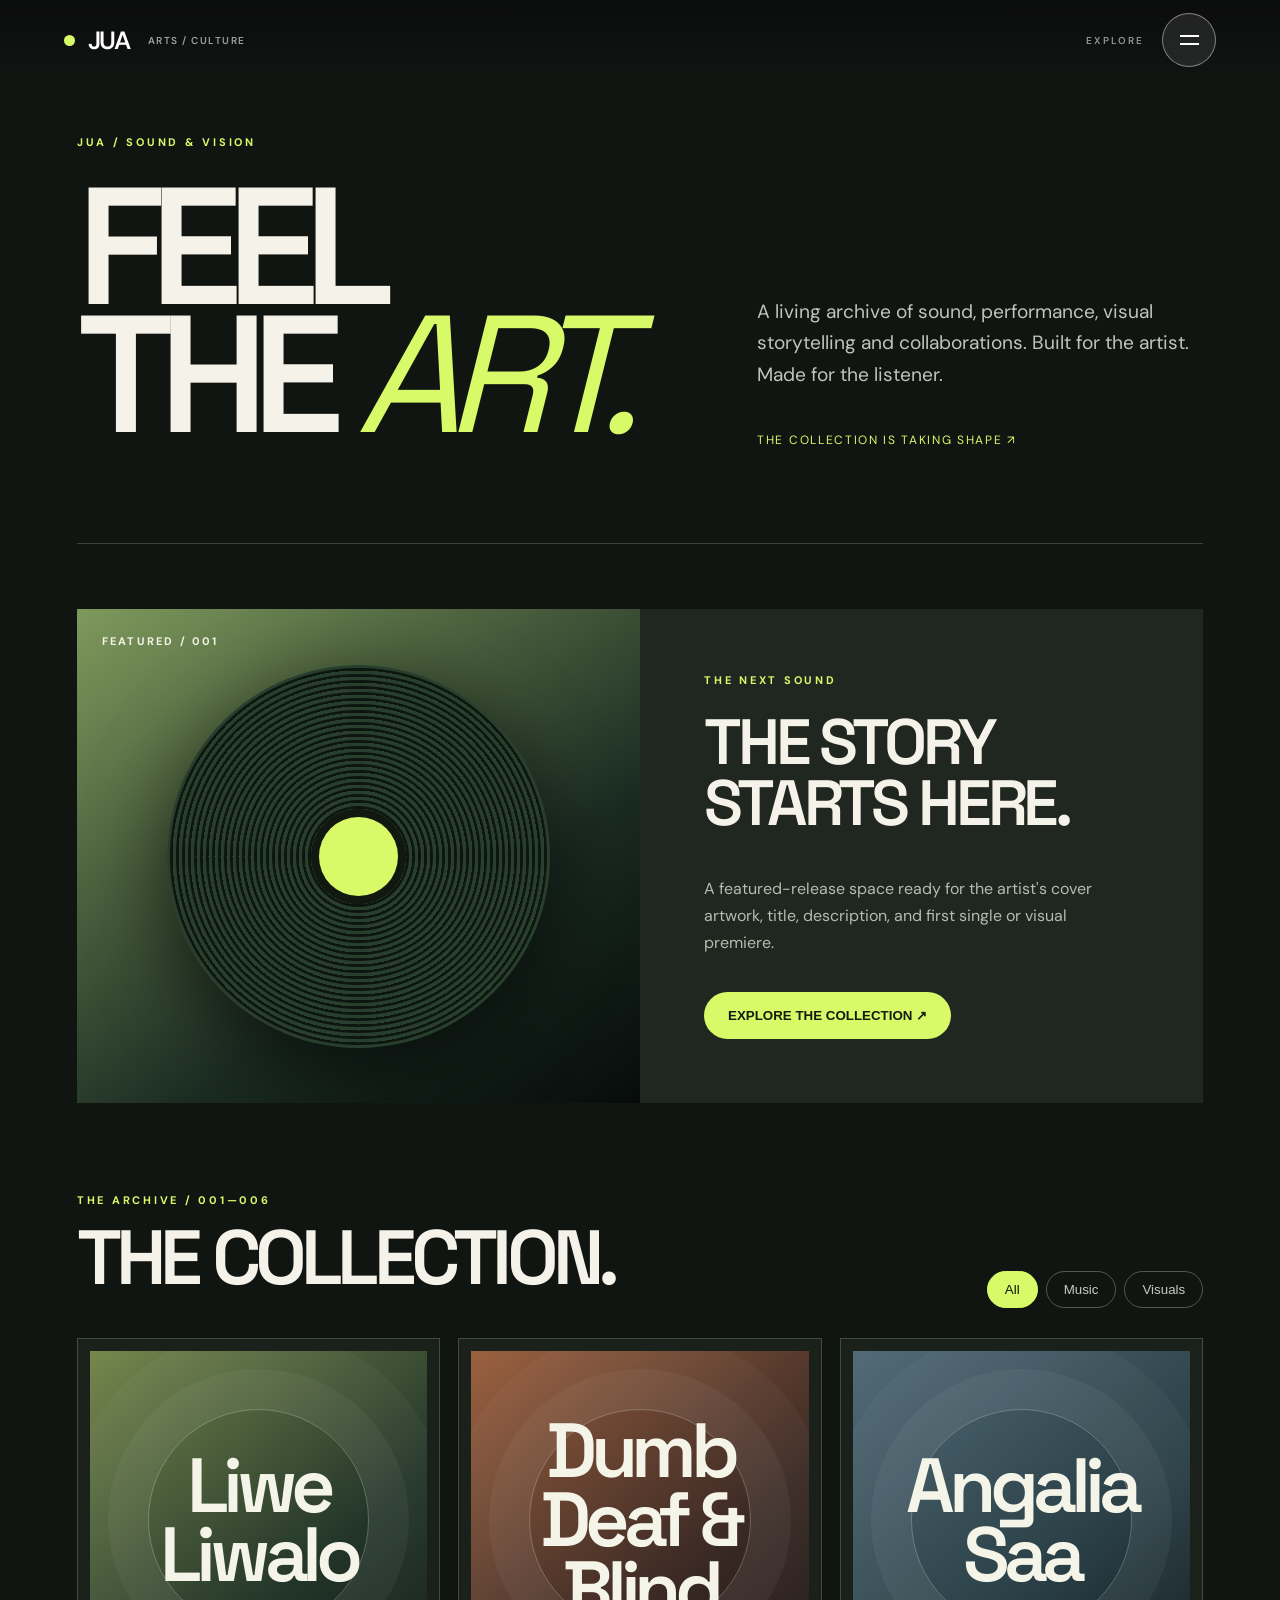
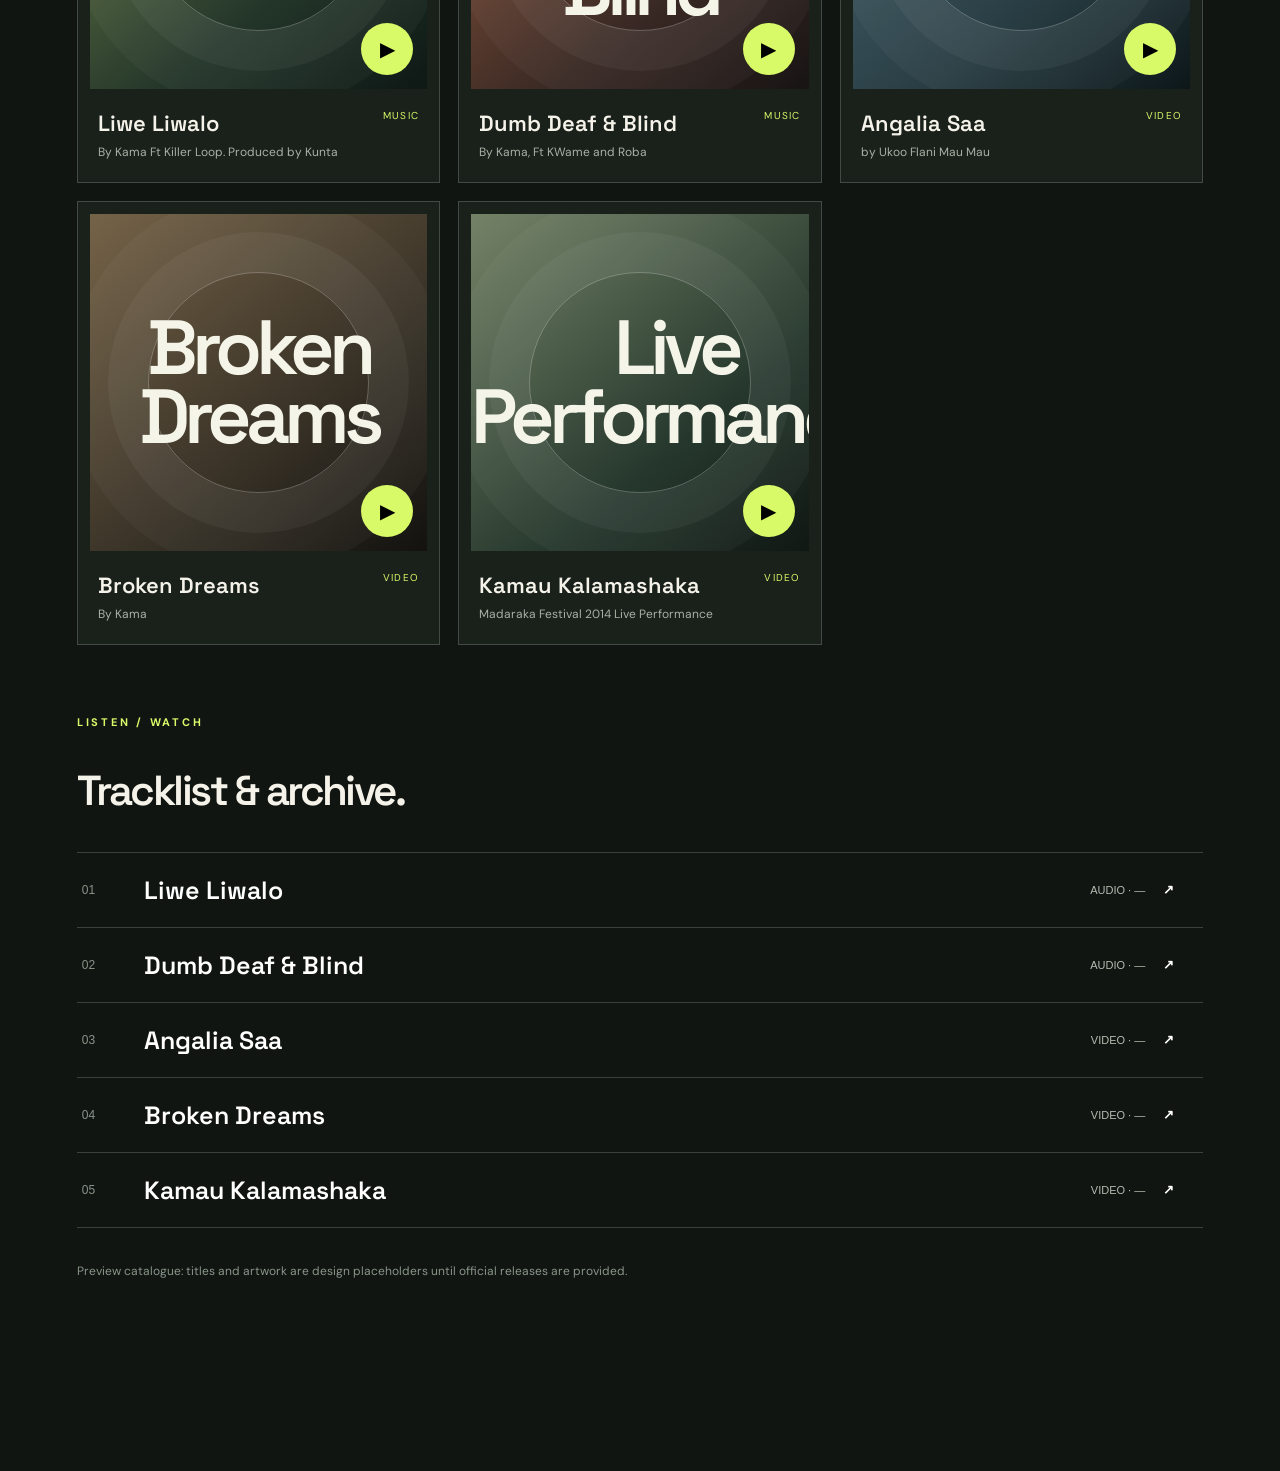
<file: music.html>
<!DOCTYPE html>
<html lang="en">

<head>
    <meta charset="utf-8">
    <meta name="viewport" content="width=device-width, initial-scale=1">
    <title>Music & Visuals | JUA</title>
    <meta name="description" content="Explore the future music, live sessions and visual arts catalogue of JUA.">
    <link rel="stylesheet" href="static/css/experience.css">
</head>

<body style="margin:0;background:#111512">

    <header class="jx-nav">
        <a class="jx-brand" href="index.html">
            <i></i> JUA<span style="font-size:10px;letter-spacing:.15em;opacity:.6;margin-left:6px">ARTS / CULTURE</span>
        </a>

        <div class="jx-nav-right">
            <span class="jx-nav-label">EXPLORE</span>

            <button class="jx-menu-toggle" type="button" aria-label="Toggle navigation" aria-expanded="false" aria-controls="jx-menu">
                <span></span>
                <span></span>
            </button>
        </div>
    </header>

    <nav class="jx-menu" id="jx-menu" aria-hidden="true">
        <div>
            <a href="index.html"><small>01</small>Home</a>

            <a href="about.html"><small>02</small>Our World</a>

            <a href="music.html">
                <small>03</small>Music & Visuals
            </a>

            <a href="contact.html"><small>04</small>Connect</a>
        </div>

        <div class="jx-menu-bottom">
            <span>JUA — EDUCATION, ARTS & HEALING</span>
            <span>KENYA / EVERYWHERE</span>
        </div>
    </nav>

    <main class="jx-music">

        <section class="jx-music-hero">
            <div>
                <div class="jx-kicker">JUA / SOUND & VISION</div>

                <h1>
                    FEEL<br>
                    THE <em>ART.</em>
                </h1>
            </div>

            <p>
                A living archive of sound, performance, visual storytelling and collaborations. Built for the artist. Made for the listener.
                <br><br>
                <span style="color:#d9fa68;font-size:12px;letter-spacing:.14em">THE COLLECTION IS TAKING SHAPE ↗</span>
            </p>
        </section>

        <section class="jx-feature" aria-label="Featured release">
            <div class="jx-feature-art">
                <strong>FEATURED / 001</strong>
            </div>

            <div class="jx-feature-info">
                <div class="jx-kicker">THE NEXT SOUND</div>

                <h2>
                    THE STORY<br>
                    STARTS HERE.
                </h2>

                <p>
                    A featured-release space ready for the artist's cover artwork, title, description, and first single or visual premiere.
                </p>

                <button class="jx-primary" type="button" onclick="document.getElementById('catalogue').scrollIntoView({behavior:'smooth'})">
                    EXPLORE THE COLLECTION ↗
                </button>
            </div>
        </section>

        <section id="catalogue">
            <div class="jx-catalog-head">
                <div>
                    <div class="jx-kicker">THE ARCHIVE / 001—006</div>
                    <h2>THE COLLECTION.</h2>
                </div>

                <div class="jx-filters" role="group" aria-label="Catalogue filters">
                    <button class="jx-filter active" data-filter="all">All</button>
                    <button class="jx-filter" data-filter="music">Music</button>
                    <button class="jx-filter" data-filter="video">Visuals</button>
                </div>
            </div>

            <div class="jx-records" id="jx-records"></div>
        </section>

        <section class="jx-tracks">
            <div class="jx-kicker">LISTEN / WATCH</div>

            <h2>Tracklist & archive.</h2>

            <div id="jx-tracks"></div>
        </section>

        <p style="color:#899589;font-size:12px;margin-top:35px">
            Preview catalogue: titles and artwork are design placeholders until official releases are provided.
        </p>

    </main>

    <div class="jx-player" role="region" aria-label="Audio player">

        <div class="jx-player-title">
            <strong>Untitled</strong>
            <small>JUA</small>
        </div>

        <div class="jx-player-controls">
            <button class="jx-prev" aria-label="Previous track">⏮</button>
            <button class="jx-play" aria-label="Play">▶</button>
            <button class="jx-next" aria-label="Next track">⏭</button>
        </div>

        <div class="jx-progress">
            <time class="jx-current">0:00</time>

            <input class="jx-seek" type="range" min="0" max="1000" value="0" aria-label="Seek">

            <time class="jx-duration">0:00</time>
        </div>

        <input class="jx-volume" type="range" min="0" max="1" step="0.05" value="1" aria-label="Volume">

    </div>

    <div class="jx-video-modal" aria-hidden="true">

        <div class="jx-video-shell">

            <header>
                <strong>JUA / VISUALS</strong>
                <button class="jx-video-close" aria-label="Close video">×</button>
            </header>

            <video controls preload="none" playsinline></video>

            <p>
                Video are subject to copyright and are only available for streaming. Please support the artists by purchasing their music and videos.
            </p>

        </div>
    </div>

    <script src="static/js/experience.js" defer></script>

</body>
</html>
</file>
<file: static/css/experience.css>
@import url('https://fonts.googleapis.com/css2?family=DM+Sans:wght@400;500;600;700&family=Space+Grotesk:wght@400;500;600;700&display=swap');
:root{--ink:#0b0d0c;--paper:#e9e7df;--acid:#d9fa68;--line:rgba(255,255,255,.18)}
.jx-nav,.jx-nav *,.jx-music,.jx-music *,.jx-location,.jx-location *{box-sizing:border-box}.jx-nav{position:fixed;z-index:9998;top:0;left:0;width:100%;height:80px;display:flex;align-items:center;justify-content:space-between;padding:0 clamp(22px,5vw,85px);color:#fff;font:600 13px 'DM Sans',sans-serif;pointer-events:none}.jx-nav::before{content:'';position:absolute;inset:0;background:linear-gradient(#0a0b0bd9,#0a0b0b00);z-index:-1}.jx-nav a,.jx-nav button{pointer-events:auto}.jx-brand{color:#fff;text-decoration:none;display:flex;align-items:center;gap:13px;font-size:25px;letter-spacing:-.07em}.jx-brand i{display:inline-block;width:11px;height:11px;border-radius:50%;background:var(--acid)}.jx-nav-right{display:flex;align-items:center;gap:18px}.jx-nav-label{opacity:.55;letter-spacing:.2em;font-size:10px}.jx-menu-toggle{width:54px;height:54px;border:1px solid #ffffff70;border-radius:50%;background:#ffffff16;color:#fff;display:grid;place-content:center;gap:6px;cursor:pointer}.jx-menu-toggle span{display:block;width:19px;height:2px;background:currentColor;transition:transform .3s}.jx-menu-toggle[aria-expanded=true] span:first-child{transform:translateY(4px) rotate(45deg)}.jx-menu-toggle[aria-expanded=true] span:last-child{transform:translateY(-4px) rotate(-45deg)}.jx-menu{position:fixed;z-index:9997;inset:0;background:#121513;color:white;padding:110px clamp(24px,9vw,160px) 40px;display:flex;flex-direction:column;justify-content:space-between;visibility:hidden;opacity:0;transition:opacity .35s,visibility .35s}.jx-menu.open{visibility:visible;opacity:1}.jx-menu a{display:block;width:fit-content;color:#f4f2ea;text-decoration:none;font:600 clamp(48px,8vw,116px)/1.07 'Space Grotesk',sans-serif;letter-spacing:-.075em;transition:color .2s,transform .25s}.jx-menu a:hover,.jx-menu a:focus-visible{color:var(--acid);transform:translateX(14px)}.jx-menu a small{font:500 12px 'DM Sans',sans-serif;letter-spacing:0;vertical-align:top;margin-right:18px;color:#a6a99d}.jx-menu-bottom{display:flex;justify-content:space-between;gap:20px;border-top:1px solid var(--line);padding-top:20px;color:#b8bdb4;font:12px 'DM Sans',sans-serif}.jx-music{background:#111512;color:#f4f2e9;min-height:100vh;font-family:'DM Sans',sans-serif;padding:135px clamp(20px,6vw,110px) 180px}.jx-kicker{font-size:11px;letter-spacing:.25em;text-transform:uppercase;color:var(--acid);font-weight:700}.jx-music-hero{display:grid;grid-template-columns:1.15fr .85fr;gap:6vw;align-items:end;padding-bottom:70px;border-bottom:1px solid var(--line)}.jx-music h1{font:600 clamp(76px,13vw,210px)/.77 'Space Grotesk',sans-serif;letter-spacing:-.095em;margin:34px 0}.jx-music h1 em{font-weight:400;color:var(--acid)}.jx-music-hero p{font-size:clamp(16px,1.5vw,21px);line-height:1.65;max-width:440px;color:#c0c4bb}.jx-feature{margin:65px 0 90px;display:grid;grid-template-columns:1fr 1fr;gap:0;background:#202720;min-height:430px}.jx-feature-art{position:relative;min-height:430px;overflow:hidden;background:linear-gradient(145deg,#7e995c,#1a2b22 65%,#070c0a);display:grid;place-items:center}.jx-feature-art:before{content:'';position:absolute;width:68%;aspect-ratio:1;border-radius:50%;background:repeating-radial-gradient(circle,#0d150f 0 2px,#283f2d 3px 6px);box-shadow:0 20px 80px #0009;animation:jx-spin 24s linear infinite}.jx-feature-art:after{content:'';position:absolute;width:14%;aspect-ratio:1;border-radius:50%;background:var(--acid);box-shadow:0 0 0 8px #101810}.jx-feature-art strong{position:absolute;top:25px;left:25px;z-index:1;letter-spacing:.2em;font-size:11px}.jx-feature-info{padding:clamp(32px,5vw,75px);display:flex;flex-direction:column;justify-content:center}.jx-feature-info h2{font:600 clamp(40px,5vw,78px)/.95 'Space Grotesk',sans-serif;letter-spacing:-.065em;margin:25px 0}.jx-feature-info p{color:#b3bcb0;line-height:1.7}.jx-primary{border:0;border-radius:100px;background:var(--acid);color:#151b0e;padding:16px 24px;font-weight:700;cursor:pointer;width:fit-content;margin-top:20px}.jx-catalog-head{display:flex;justify-content:space-between;align-items:end;gap:20px;margin-bottom:30px}.jx-catalog-head h2{font:600 clamp(45px,6vw,90px)/1 'Space Grotesk',sans-serif;letter-spacing:-.075em;margin:12px 0}.jx-filters{display:flex;flex-wrap:wrap;gap:8px}.jx-filter{background:transparent;color:#c5cbc2;border:1px solid #ffffff45;padding:10px 17px;border-radius:40px;cursor:pointer}.jx-filter.active{background:var(--acid);border-color:var(--acid);color:#10150e}.jx-records{display:grid;grid-template-columns:repeat(3,minmax(0,1fr));gap:18px}.jx-record{border:1px solid var(--line);background:#1a211b;padding:12px 12px 22px;min-width:0;transition:transform .25s,border-color .25s}.jx-record:hover{transform:translateY(-6px);border-color:#d9fa68aa}.jx-cover{width:100%;aspect-ratio:1;display:grid;place-items:center;position:relative;overflow:hidden;background:var(--cover,linear-gradient(130deg,#576b42,#131f1a));color:#f4f5e8}.jx-cover:before{content:'';position:absolute;width:65%;aspect-ratio:1;border:1px solid #ffffff44;border-radius:50%;box-shadow:0 0 0 40px #ffffff0b,0 0 0 80px #ffffff08}.jx-cover b{position:relative;font:600 clamp(35px,6vw,85px)/.9 'Space Grotesk',sans-serif;letter-spacing:-.08em;text-align:center}.jx-cover button{position:absolute;bottom:14px;right:14px;width:52px;height:52px;border:0;border-radius:50%;background:var(--acid);cursor:pointer;font-size:20px}.jx-record-meta{display:flex;justify-content:space-between;gap:12px;align-items:start;margin:20px 8px 0}.jx-record h3{font:600 22px 'Space Grotesk',sans-serif;margin:0 0 7px}.jx-record p{font-size:12px;color:#a8b1a5;margin:0}.jx-type{font-size:10px;letter-spacing:.13em;color:var(--acid)}.jx-tracks{margin-top:70px}.jx-tracks h2{font:600 42px 'Space Grotesk',sans-serif;letter-spacing:-.06em}.jx-track{width:100%;display:grid;grid-template-columns:44px 1fr auto 35px;align-items:center;gap:18px;background:transparent;color:#fff;text-align:left;border:0;border-top:1px solid var(--line);padding:21px 5px;cursor:pointer}.jx-track:last-child{border-bottom:1px solid var(--line)}.jx-track:hover{color:var(--acid)}.jx-track span{font-size:12px;color:#889487}.jx-track strong{font:600 clamp(17px,2vw,25px) 'Space Grotesk',sans-serif}.jx-track small{font-size:11px;color:#b4bcb0}.jx-player{position:fixed;bottom:16px;left:50%;transform:translateX(-50%);width:min(1040px,calc(100% - 24px));z-index:9999;background:#e8f1db;color:#151c15;border:1px solid #c7d4bc;border-radius:22px;box-shadow:0 15px 70px #0008;font:500 13px 'DM Sans',sans-serif;padding:12px 18px;display:none;gap:18px;align-items:center}.jx-player.visible{display:flex}.jx-player-title{width:175px;min-width:0}.jx-player-title strong,.jx-player-title small{display:block;white-space:nowrap;overflow:hidden;text-overflow:ellipsis}.jx-player-title small{color:#5c6b59;margin-top:4px}.jx-player-controls{display:flex;align-items:center;gap:6px}.jx-player button{background:transparent;border:0;color:inherit;cursor:pointer;font-size:20px;padding:7px}.jx-player .jx-play{width:44px;height:44px;border-radius:50%;background:#142119;color:#e8f1db}.jx-progress{flex:1;display:flex;align-items:center;gap:10px;min-width:90px}.jx-progress input{width:100%;accent-color:#263f27;cursor:pointer}.jx-player time{font-size:11px;font-variant-numeric:tabular-nums}.jx-volume{width:80px;accent-color:#263f27}.jx-video-modal{position:fixed;z-index:10000;inset:0;background:#050706eb;display:none;align-items:center;justify-content:center;padding:20px}.jx-video-modal.open{display:flex}.jx-video-shell{width:min(1050px,100%);background:#101510;border:1px solid #455448;padding:16px;border-radius:18px;color:#fff}.jx-video-shell header{display:flex;justify-content:space-between;align-items:center;margin-bottom:12px;font:600 15px 'DM Sans',sans-serif}.jx-video-shell button{background:transparent;color:#fff;border:0;font-size:28px;cursor:pointer}.jx-video-shell video{display:block;width:100%;max-height:70vh;background:#000}.jx-video-shell p{font:12px 'DM Sans',sans-serif;color:#9ea99b}.jx-location{background:#e8e6dc;color:#141913;font-family:'DM Sans',sans-serif;min-height:85vh;display:grid;grid-template-columns:1.1fr .9fr}.jx-location-visual{min-height:600px;position:relative;background:linear-gradient(180deg,#10171310,#0b110e9e),url('../img/index_longonot.jpg') center/cover}.jx-location-visual span{position:absolute;bottom:35px;left:35px;color:white;letter-spacing:.2em;font-size:11px}.jx-location-copy{padding:clamp(45px,7vw,110px);display:flex;flex-direction:column;justify-content:center}.jx-location h2{font:600 clamp(64px,7vw,125px)/.88 'Space Grotesk',sans-serif;letter-spacing:-.08em;margin:25px 0}.jx-location p{line-height:1.8;max-width:420px;color:#536053}.jx-location .jx-primary{background:#16281b;color:#fff;text-decoration:none}.jx-location small{margin-top:28px;color:#657265;letter-spacing:.12em}@keyframes jx-spin{to{transform:rotate(360deg)}}@media(max-width:850px){.jx-music-hero,.jx-feature,.jx-location{grid-template-columns:1fr}.jx-records{grid-template-columns:repeat(2,minmax(0,1fr))}.jx-music{padding-top:115px}.jx-feature-art{min-height:330px}.jx-location-visual{min-height:400px}.jx-player{flex-wrap:wrap;gap:8px}.jx-player-title{flex:1}.jx-progress{order:5;flex-basis:100%}.jx-volume{display:none}}@media(max-width:540px){.jx-records{grid-template-columns:1fr}.jx-catalog-head{align-items:start;flex-direction:column}.jx-menu-bottom{flex-direction:column}.jx-track{grid-template-columns:24px 1fr 36px}.jx-track small{display:none}.jx-player{bottom:8px}.jx-nav{height:68px}.jx-music h1{font-size:24vw}}@media(prefers-reduced-motion:reduce){.jx-feature-art:before{animation:none}.jx-menu,.jx-record,.jx-menu a{transition:none}}
</file>
